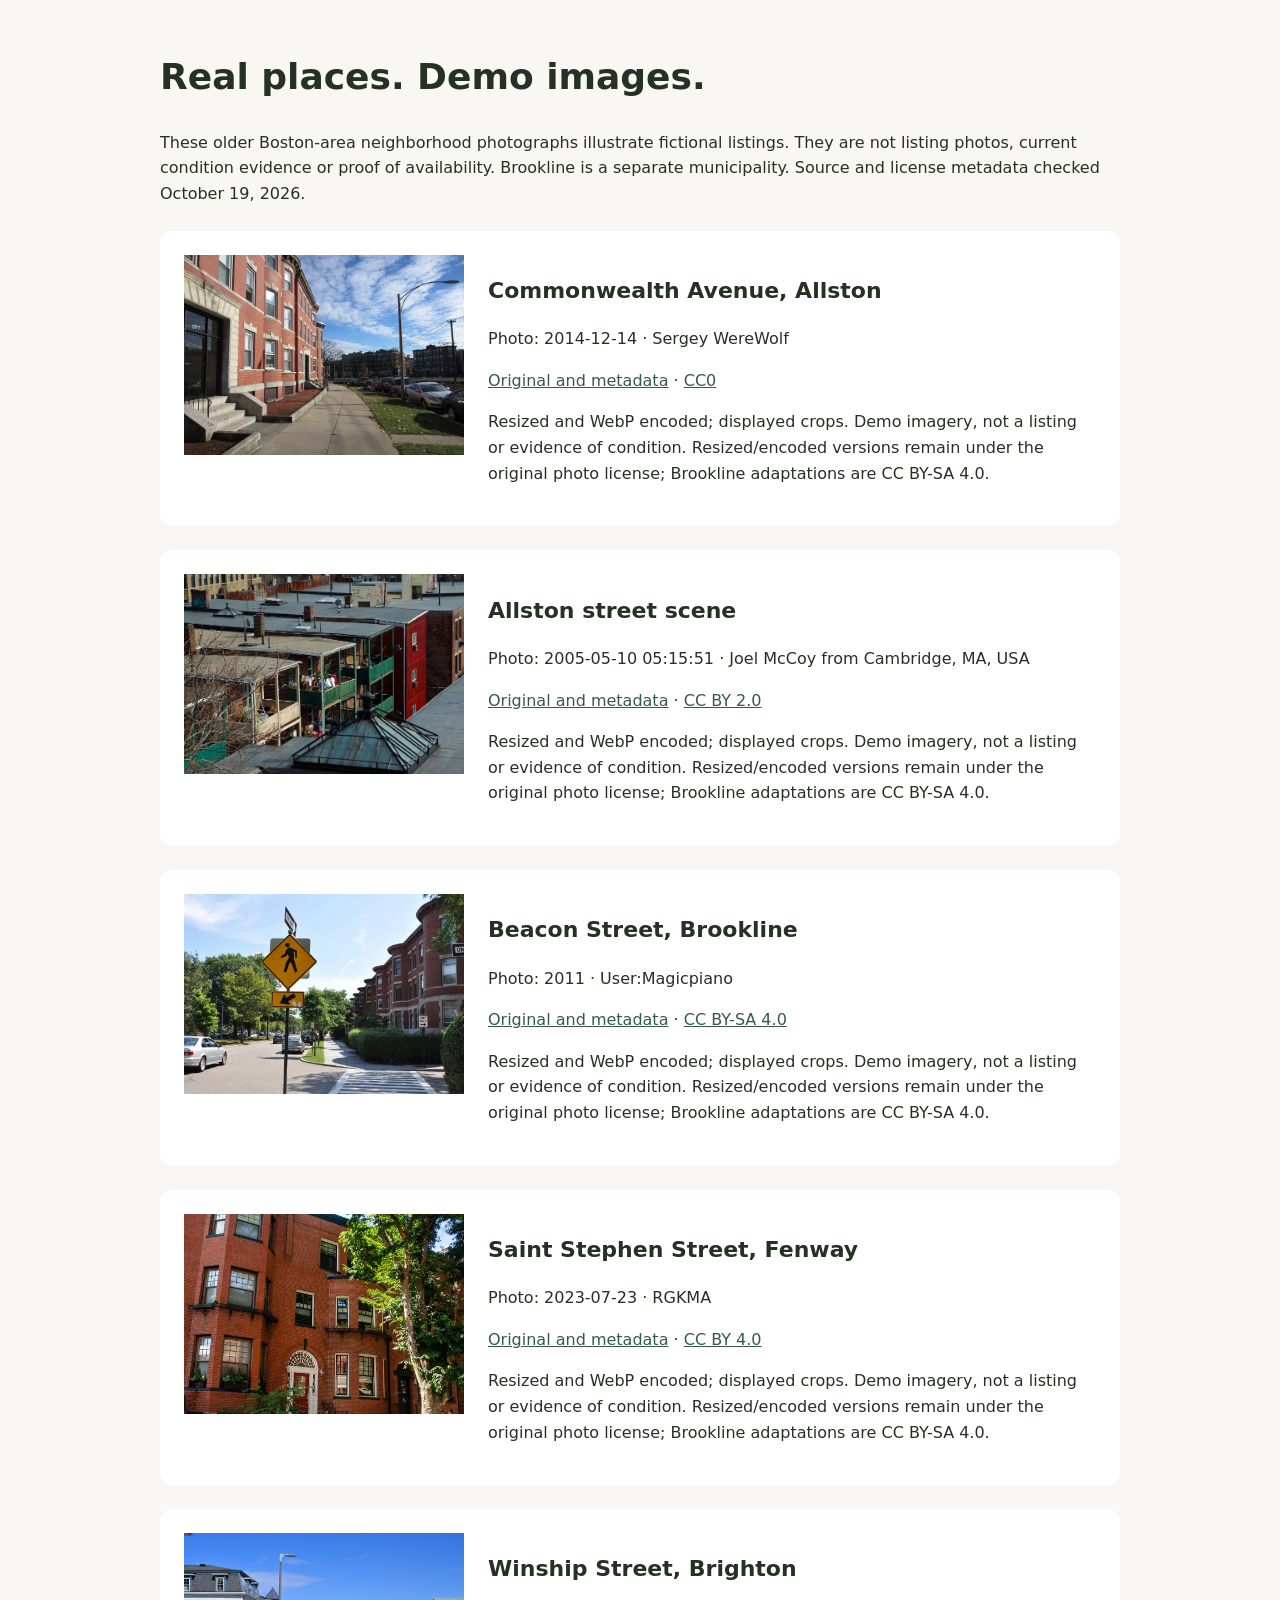
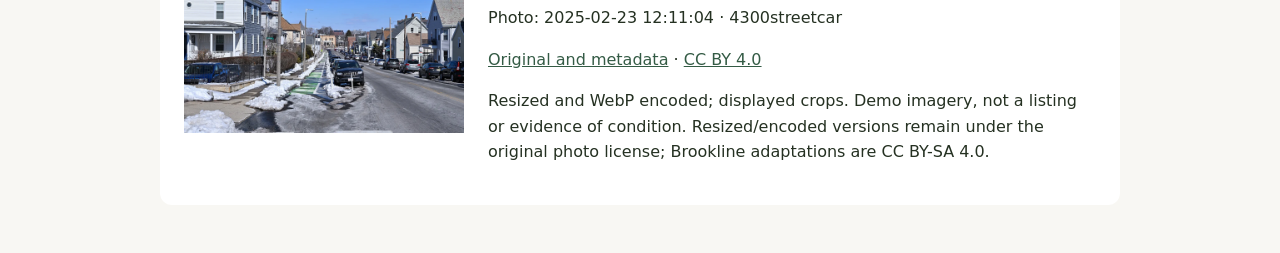
<file: civue/photos/credits.html>
<!doctype html><html lang="en"><meta charset="utf-8"><!-- Syntax: a CSP meta tag for this one static page. Logic: it has no script, so nothing may load except its own images and its inline style block; no forms, no base tag, no plugins. Connection: linked from the site footer (src/App.tsx); the app's own policy is in index.html. --><meta http-equiv="Content-Security-Policy" content="default-src 'none'; img-src 'self'; style-src 'unsafe-inline'; base-uri 'none'; form-action 'none'"><meta name="referrer" content="strict-origin"><meta name="viewport" content="width=device-width,initial-scale=1"><title>NestQ · Photo credits</title><style>body{font:16px/1.6 system-ui,sans-serif;color:#253122;background:#f8f7f3;max-width:960px;margin:auto;padding:24px}h1{font-size:36px}h2{font-size:22px}a{color:#345b45}article{display:flex;gap:24px;flex-wrap:wrap;background:white;padding:24px;margin:24px 0;border-radius:12px}img{width:280px;max-width:100%;height:200px;object-fit:cover}article div{flex:1;min-width:220px}</style><h1>Real places. Demo images.</h1><p>These older Boston-area neighborhood photographs illustrate fictional listings. They are not listing photos, current condition evidence or proof of availability. Brookline is a separate municipality. Source and license metadata checked October 19, 2026.</p><article><img src="allston-homes.webp" alt="Commonwealth Avenue, Allston"><div><h2>Commonwealth Avenue, Allston</h2><p>Photo: 2014-12-14 · Sergey WereWolf</p><p><a href="https://commons.wikimedia.org/wiki/File:1377_Commonwealth_avenue_in_Boston_MA.jpg">Original and metadata</a> · <a href="http://creativecommons.org/publicdomain/zero/1.0/deed.en">CC0</a></p><p>Resized and WebP encoded; displayed crops. Demo imagery, not a listing or evidence of condition. Resized/encoded versions remain under the original photo license; Brookline adaptations are CC BY-SA 4.0.</p></div></article><article><img src="allston-street.webp" alt="Allston street scene"><div><h2>Allston street scene</h2><p>Photo: 2005-05-10 05:15:51 · Joel McCoy from Cambridge, MA, USA</p><p><a href="https://commons.wikimedia.org/wiki/File:Allston_Boston_street_scene_I.jpg">Original and metadata</a> · <a href="https://creativecommons.org/licenses/by/2.0">CC BY 2.0</a></p><p>Resized and WebP encoded; displayed crops. Demo imagery, not a listing or evidence of condition. Resized/encoded versions remain under the original photo license; Brookline adaptations are CC BY-SA 4.0.</p></div></article><article><img src="brookline.webp" alt="Beacon Street, Brookline"><div><h2>Beacon Street, Brookline</h2><p>Photo: 2011 · User:Magicpiano</p><p><a href="https://commons.wikimedia.org/wiki/File:BrooklineMA_BeaconStreetNearClevelandCircle.jpg">Original and metadata</a> · <a href="https://creativecommons.org/licenses/by-sa/4.0">CC BY-SA 4.0</a></p><p>Resized and WebP encoded; displayed crops. Demo imagery, not a listing or evidence of condition. Resized/encoded versions remain under the original photo license; Brookline adaptations are CC BY-SA 4.0.</p></div></article><article><img src="fenway.webp" alt="Saint Stephen Street, Fenway"><div><h2>Saint Stephen Street, Fenway</h2><p>Photo: 2023-07-23 · RGKMA</p><p><a href="https://commons.wikimedia.org/wiki/File:51_Saint_Stephen_St.,_Fenway,_Boston.jpg">Original and metadata</a> · <a href="https://creativecommons.org/licenses/by/4.0">CC BY 4.0</a></p><p>Resized and WebP encoded; displayed crops. Demo imagery, not a listing or evidence of condition. Resized/encoded versions remain under the original photo license; Brookline adaptations are CC BY-SA 4.0.</p></div></article><article><img src="brighton.webp" alt="Winship Street, Brighton"><div><h2>Winship Street, Brighton</h2><p>Photo: 2025-02-23 12:11:04 · 4300streetcar</p><p><a href="https://commons.wikimedia.org/wiki/File:Winship_Street,_Brighton,_Boston_Feb_2025.jpg">Original and metadata</a> · <a href="https://creativecommons.org/licenses/by/4.0">CC BY 4.0</a></p><p>Resized and WebP encoded; displayed crops. Demo imagery, not a listing or evidence of condition. Resized/encoded versions remain under the original photo license; Brookline adaptations are CC BY-SA 4.0.</p></div></article></html>
</file>
